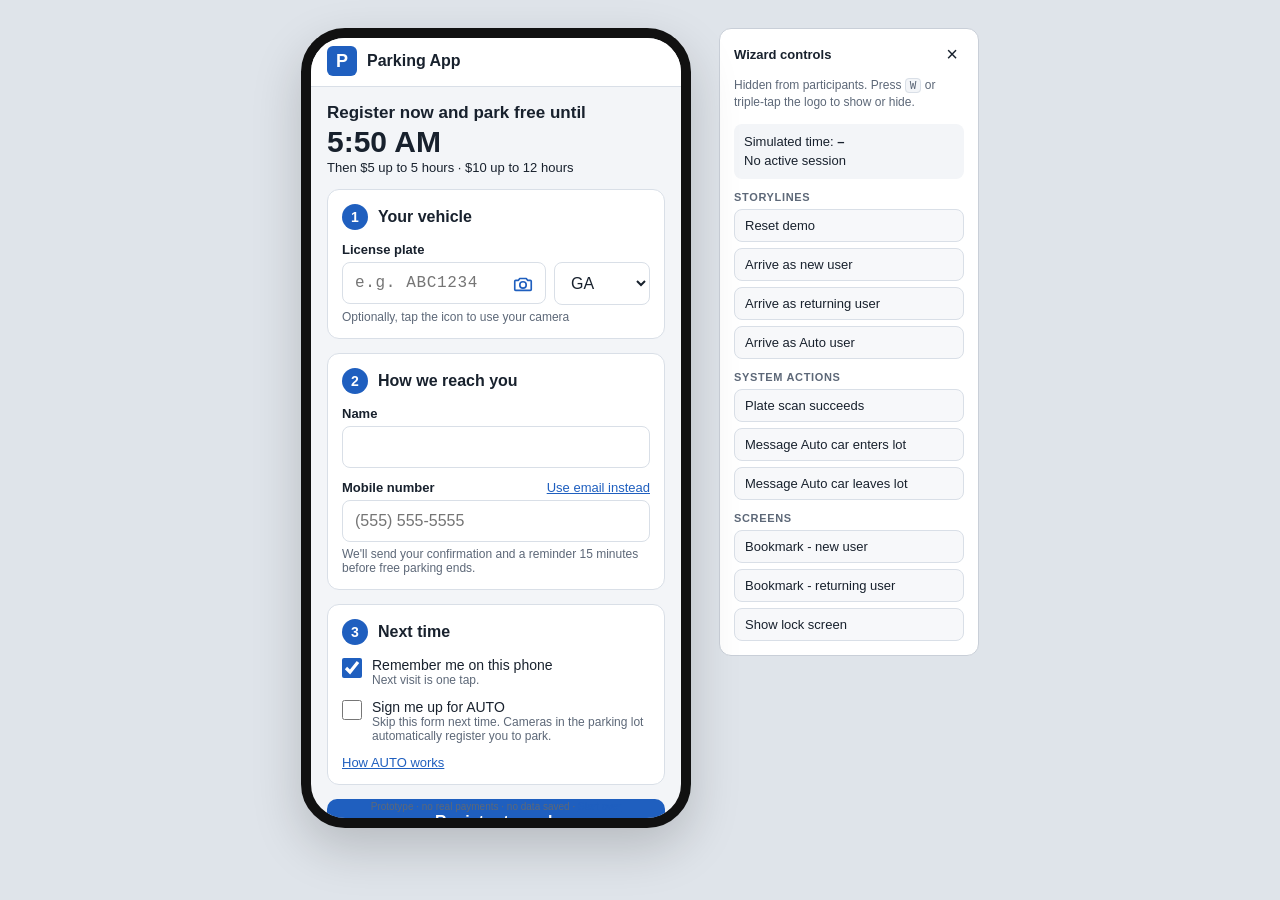
<file: index.html>
<!doctype html>
<html lang="en">
<head>
<meta charset="utf-8">
<meta name="viewport" content="width=device-width, initial-scale=1, viewport-fit=cover">
<title>Parking App Prototype</title>
<meta name="robots" content="noindex">
<link rel="stylesheet" href="styles.css?v=202611061628">
</head>
<body>
<div class="stage">
  <div class="phone" id="phone">
    <div class="notif" id="notif" role="button" tabindex="0" aria-label="Open text message" hidden>
      <div class="notif-icon" aria-hidden="true">
        <svg viewBox="0 0 24 24" width="24" height="24"><path fill="#fff" d="M12 3.5c-5 0-9 3.3-9 7.4 0 2.3 1.3 4.4 3.3 5.8-.2 1.3-.8 2.5-1.8 3.4 1.9 0 3.6-.7 4.8-1.8.9.2 1.8.3 2.7.3 5 0 9-3.3 9-7.4S17 3.5 12 3.5z"/></svg>
      </div>
      <div class="notif-body">
        <div class="notif-top"><strong>Parking App</strong><span>now</span></div>
        <div class="notif-text" id="notifText"></div>
      </div>
    </div>
    <div class="scroller" id="scroller">
    <header class="topbar">
      <button class="brand" id="brand" type="button" aria-label="Parking App home">
        <span class="psign">P</span><span class="brand-name">Parking App</span>
      </button>
    </header>
    <main class="screen" id="screen" tabindex="-1"></main>
    </div>
    <div class="proto-tag">Prototype · no real payments · no data saved · <button type="button" class="restart" data-wiz="reset">Start over</button></div>
  </div>

  <aside class="wizard" id="wizard" aria-label="Wizard controls">
    <div class="wiz-head">
      <strong>Wizard controls</strong>
      <button type="button" class="wiz-close" data-wiz="hide" aria-label="Hide wizard">×</button>
    </div>
    <p class="wiz-note">Hidden from participants. Press <kbd>W</kbd> or triple-tap the logo to show or hide.</p>
    <div class="wiz-clock">Simulated time: <b id="wizTime">–</b><br><span id="wizSession">No active session</span></div>

    <div class="wiz-group"><span>Storylines</span>
      <button type="button" data-wiz="reset">Reset demo</button>
      <button type="button" data-wiz="arriveNew">Arrive as new user</button>
      <button type="button" data-wiz="returning">Arrive as returning user</button>
      <button type="button" data-wiz="lock">Arrive as Auto user</button>
    </div>
    <div class="wiz-group"><span>System Actions</span>
      <button type="button" data-wiz="scan">Plate scan succeeds</button>
      <button type="button" data-wiz="msgEnter">Message Auto car enters lot</button>
      <button type="button" data-wiz="msgLeave">Message Auto car leaves lot</button>
    </div>
    <div class="wiz-group"><span>Screens</span>
      <button type="button" data-wiz="bmNew">Bookmark - new user</button>
      <button type="button" data-wiz="bmReturning">Bookmark - returning user</button>
      <button type="button" data-wiz="lockScreen">Show lock screen</button>
    </div>
  </aside>
</div>
<script src="app.js?v=202611061628"></script>
</body>
</html>
</file>
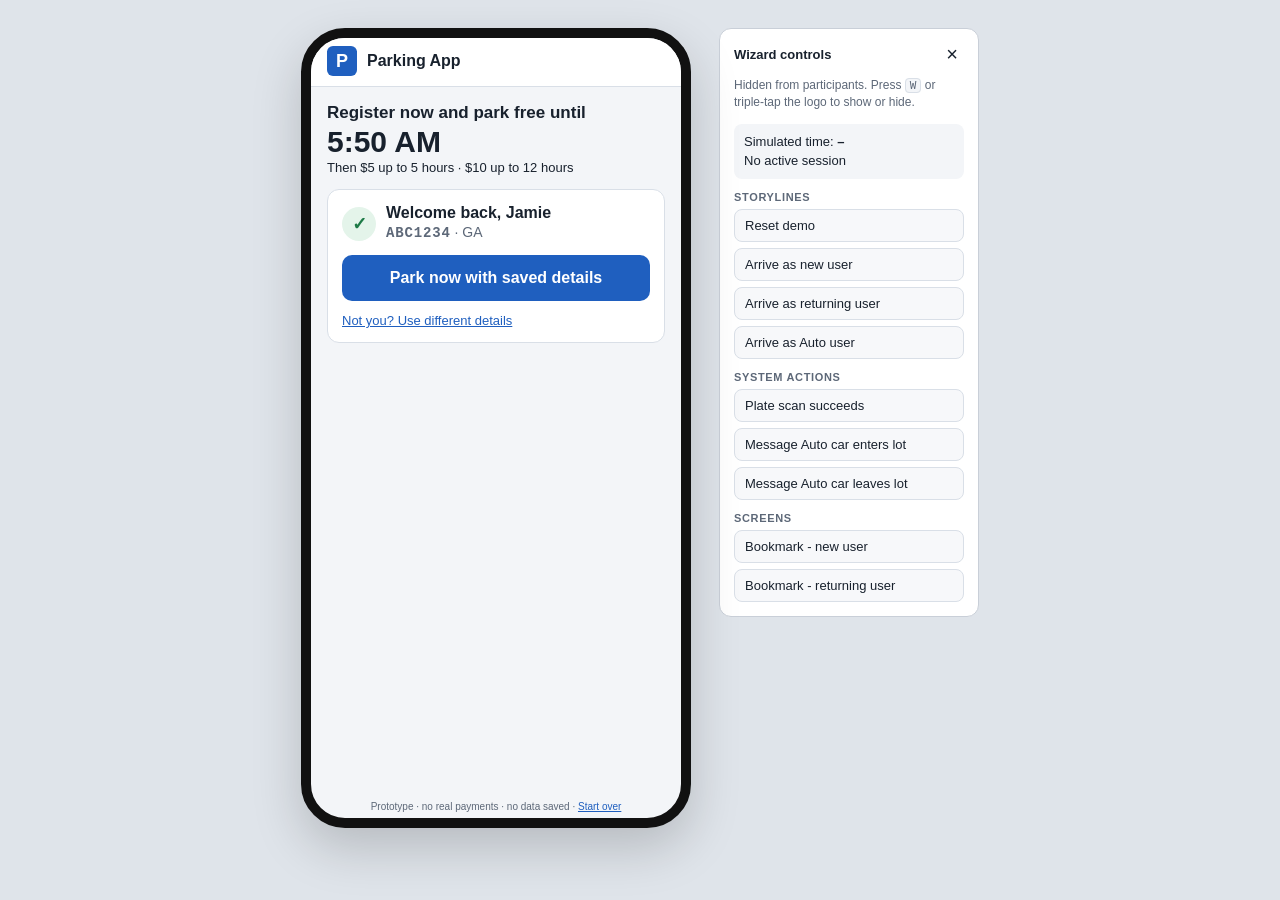
<file: returning.html>
<!doctype html>
<html lang="en">
<head>
<meta charset="utf-8">
<meta name="viewport" content="width=device-width, initial-scale=1, viewport-fit=cover">
<title>Parking App Prototype</title>
<meta name="robots" content="noindex">
<link rel="stylesheet" href="styles.css?v=202611061554">
</head>
<body data-start="returning">
<div class="stage">
  <div class="phone" id="phone">
    <div class="notif" id="notif" role="button" tabindex="0" aria-label="Open text message" hidden>
      <div class="notif-icon" aria-hidden="true">
        <svg viewBox="0 0 24 24" width="24" height="24"><path fill="#fff" d="M12 3.5c-5 0-9 3.3-9 7.4 0 2.3 1.3 4.4 3.3 5.8-.2 1.3-.8 2.5-1.8 3.4 1.9 0 3.6-.7 4.8-1.8.9.2 1.8.3 2.7.3 5 0 9-3.3 9-7.4S17 3.5 12 3.5z"/></svg>
      </div>
      <div class="notif-body">
        <div class="notif-top"><strong>Parking App</strong><span>now</span></div>
        <div class="notif-text" id="notifText"></div>
      </div>
    </div>
    <div class="scroller" id="scroller">
    <header class="topbar">
      <button class="brand" id="brand" type="button" aria-label="Parking App home">
        <span class="psign">P</span><span class="brand-name">Parking App</span>
      </button>
    </header>
    <main class="screen" id="screen" tabindex="-1"></main>
    </div>
    <div class="proto-tag">Prototype · no real payments · no data saved · <button type="button" class="restart" data-wiz="reset">Start over</button></div>
  </div>

  <aside class="wizard" id="wizard" aria-label="Wizard controls">
    <div class="wiz-head">
      <strong>Wizard controls</strong>
      <button type="button" class="wiz-close" data-wiz="hide" aria-label="Hide wizard">×</button>
    </div>
    <p class="wiz-note">Hidden from participants. Press <kbd>W</kbd> or triple-tap the logo to show or hide.</p>
    <div class="wiz-clock">Simulated time: <b id="wizTime">–</b><br><span id="wizSession">No active session</span></div>

    <div class="wiz-group"><span>Storylines</span>
      <button type="button" data-wiz="reset">Reset demo</button>
      <button type="button" data-wiz="arriveNew">Arrive as new user</button>
      <button type="button" data-wiz="returning">Arrive as returning user</button>
      <button type="button" data-wiz="lock">Arrive as Auto user</button>
    </div>
    <div class="wiz-group"><span>System Actions</span>
      <button type="button" data-wiz="scan">Plate scan succeeds</button>
      <button type="button" data-wiz="msgEnter">Message Auto car enters lot</button>
      <button type="button" data-wiz="msgLeave">Message Auto car leaves lot</button>
    </div>
    <div class="wiz-group"><span>Screens</span>
      <button type="button" data-wiz="bmNew">Bookmark - new user</button>
      <button type="button" data-wiz="bmReturning">Bookmark - returning user</button>
    </div>
  </aside>
</div>
<script src="app.js?v=202611061554"></script>
</body>
</html>
</file>
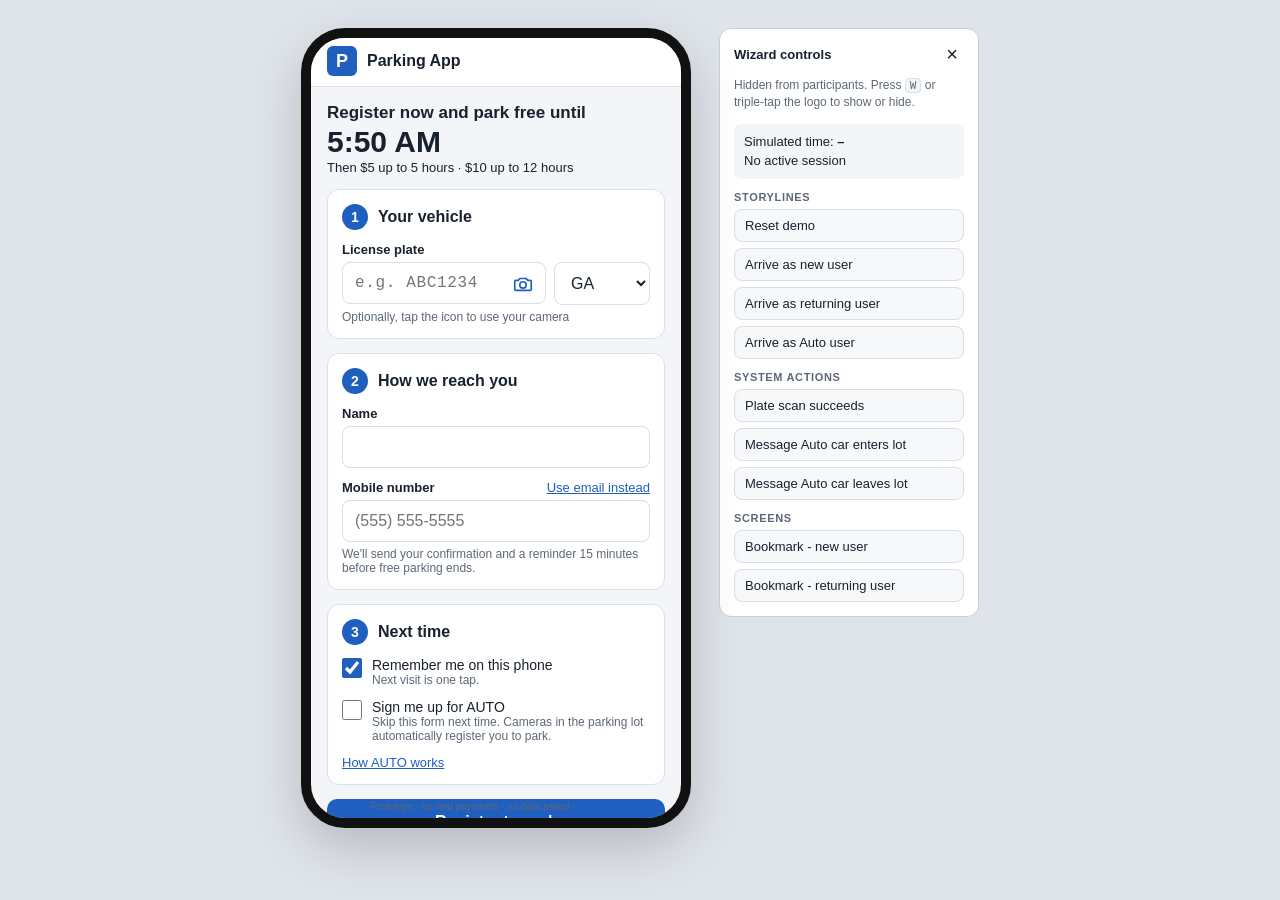
<file: wizard.html>
<!doctype html>
<html lang="en">
<head>
<meta charset="utf-8">
<meta name="viewport" content="width=device-width, initial-scale=1, viewport-fit=cover">
<title>Parking App Prototype</title>
<meta name="robots" content="noindex">
<link rel="stylesheet" href="styles.css?v=202611061009">
</head>
<body>
<div class="stage">
  <div class="phone" id="phone">
    <div class="notif" id="notif" role="button" tabindex="0" aria-label="Open text message" hidden>
      <div class="notif-icon" aria-hidden="true">
        <svg viewBox="0 0 24 24" width="24" height="24"><path fill="#fff" d="M12 3.5c-5 0-9 3.3-9 7.4 0 2.3 1.3 4.4 3.3 5.8-.2 1.3-.8 2.5-1.8 3.4 1.9 0 3.6-.7 4.8-1.8.9.2 1.8.3 2.7.3 5 0 9-3.3 9-7.4S17 3.5 12 3.5z"/></svg>
      </div>
      <div class="notif-body">
        <div class="notif-top"><strong>Parking App</strong><span>now</span></div>
        <div class="notif-text" id="notifText"></div>
      </div>
    </div>
    <div class="scroller" id="scroller">
    <header class="topbar">
      <button class="brand" id="brand" type="button" aria-label="Parking App home">
        <span class="psign">P</span><span class="brand-name">Parking App</span>
      </button>
    </header>
    <main class="screen" id="screen" tabindex="-1"></main>
    </div>
    <div class="proto-tag">Prototype · no real payments · no data saved · <button type="button" class="restart" data-wiz="reset">Start over</button></div>
  </div>

  <aside class="wizard" id="wizard" aria-label="Wizard controls">
    <div class="wiz-head">
      <strong>Wizard controls</strong>
      <button type="button" class="wiz-close" data-wiz="hide" aria-label="Hide wizard">×</button>
    </div>
    <p class="wiz-note">Hidden from participants. Press <kbd>W</kbd> or triple-tap the logo to show or hide.</p>
    <div class="wiz-clock">Simulated time: <b id="wizTime">–</b><br><span id="wizSession">No active session</span></div>

    <div class="wiz-group"><span>Storylines</span>
      <button type="button" data-wiz="reset">Reset demo</button>
      <button type="button" data-wiz="arriveNew">Arrive as new user</button>
      <button type="button" data-wiz="returning">Arrive as returning user</button>
      <button type="button" data-wiz="lock">Arrive as Auto user</button>
    </div>
    <div class="wiz-group"><span>System Actions</span>
      <button type="button" data-wiz="scan">Plate scan succeeds</button>
      <button type="button" data-wiz="msgEnter">Message Auto car enters lot</button>
      <button type="button" data-wiz="msgLeave">Message Auto car leaves lot</button>
    </div>
    <div class="wiz-group"><span>Screens</span>
      <button type="button" data-wiz="bmNew">Bookmark - new user</button>
      <button type="button" data-wiz="bmReturning">Bookmark - returning user</button>
    </div>
  </aside>
</div>
<script src="app.js?v=202611061009"></script>
</body>
</html>
</file>
<file: styles.css>
:root {
  --blue: #1f5fbf;
  --blue-dark: #174a96;
  --blue-soft: #e8f0fc;
  --ink: #18212d;
  --muted: #5d6878;
  --line: #d9dfe7;
  --bg: #f3f5f8;
  --card: #ffffff;
  --ok: #1d7a46;
  --ok-soft: #e4f4ea;
  --warn: #9a5b00;
  --warn-soft: #fff3dc;
  --danger: #b3261e;
  --stage: #dfe4ea;
  --font: -apple-system, BlinkMacSystemFont, "Segoe UI", Roboto, Helvetica, Arial, sans-serif;
}
* { box-sizing: border-box; }
html, body { margin: 0; height: 100%; }
body { font-family: var(--font); color: var(--ink); background: var(--stage); -webkit-font-smoothing: antialiased; }
button, input, select { font: inherit; color: inherit; }
[hidden] { display: none !important; }

.stage { min-height: 100%; display: flex; justify-content: center; align-items: flex-start; gap: 28px; padding: 28px 16px; }

/* Phone frame on wide screens, full screen on phones */
.phone {
  position: relative; width: 390px; height: 800px; background: var(--bg);
  border-radius: 44px; border: 10px solid #111; overflow: hidden;
  display: flex; flex-direction: column; box-shadow: 0 20px 50px rgba(0,0,0,.18);
}
@media (max-width: 760px) {
  .stage { padding: 0; display: block; }
  .phone { width: 100%; height: 100dvh; border: 0; border-radius: 0; box-shadow: none; }
  .wizard { position: fixed; left: 0; right: 0; bottom: 0; z-index: 50; max-height: 70dvh; overflow: auto; border-radius: 16px 16px 0 0; width: auto !important; }
  .wizard:not(.open) { display: none; }
  .statusbar { padding-top: max(10px, env(safe-area-inset-top)); }
}

.statusbar { display: flex; justify-content: space-between; padding: 12px 26px 4px; font-size: 13px; font-weight: 600; }
.topbar { display: flex; align-items: center; justify-content: space-between; padding: 8px 16px 10px; background: var(--card); border-bottom: 1px solid var(--line); }
.brand { display: flex; align-items: center; gap: 10px; background: none; border: 0; padding: 0; cursor: pointer; }
.psign { width: 30px; height: 30px; border-radius: 6px; background: var(--blue); color: #fff; font-weight: 800; display: grid; place-items: center; font-size: 18px; }
.brand-name { font-weight: 700; font-size: 16px; }
.msgbtn { position: relative; background: var(--bg); border: 1px solid var(--line); border-radius: 999px; padding: 5px 12px; font-size: 13px; cursor: pointer; }
.badge { position: absolute; top: -6px; right: -6px; background: var(--danger); color: #fff; border-radius: 999px; font-size: 11px; min-width: 18px; height: 18px; display: grid; place-items: center; padding: 0 5px; }

.scroller { flex: 1; overflow-y: auto; }
.screen { padding: 16px 16px 52px; display: flex; flex-direction: column; gap: 14px; outline: none; }
.proto-tag { position: absolute; bottom: 6px; left: 0; right: 0; text-align: center; font-size: 10px; color: var(--muted); pointer-events: none; }

h1 { font-size: 22px; margin: 2px 0 0; line-height: 1.2; }
h2 { font-size: 16px; margin: 0; }
p { margin: 0; line-height: 1.45; }
.sub { color: var(--muted); font-size: 14px; }

.card { background: var(--card); border: 1px solid var(--line); border-radius: 12px; padding: 14px; display: flex; flex-direction: column; gap: 12px; }

/* Free-until banner */
.free { background: var(--blue-soft); border: 1px solid #c4d6f3; border-radius: 12px; padding: 12px 14px; display: flex; flex-direction: column; gap: 2px; }
.free .lbl { font-size: 12px; color: var(--blue-dark); font-weight: 600; text-transform: uppercase; letter-spacing: .04em; }
.free .time { font-size: 30px; font-weight: 800; color: var(--blue-dark); line-height: 1.1; }
.free .rates { font-size: 13px; color: var(--blue-dark); }
.free.big .time { font-size: 44px; }
.free.over { background: var(--warn-soft); border-color: #f0d39b; }
.free.over .lbl, .free.over .time, .free.over .rates { color: var(--warn); }
.bar { height: 6px; background: #c9d8f1; border-radius: 3px; overflow: hidden; margin-top: 6px; }
.bar span { display: block; height: 100%; background: var(--blue); }
.free.over .bar { background: #f0d39b; } .free.over .bar span { background: var(--warn); }

/* Numbered steps (from Design B) */
.step-head { display: flex; align-items: center; gap: 10px; }
.num { width: 26px; height: 26px; border-radius: 50%; background: var(--blue); color: #fff; font-size: 14px; font-weight: 700; display: grid; place-items: center; flex: none; }

.field { display: flex; flex-direction: column; gap: 5px; }
.field label { font-size: 13px; font-weight: 600; }
.row { display: grid; grid-template-columns: 1fr 96px; gap: 8px; }
input[type=text], input[type=tel], input[type=email], select {
  width: 100%; padding: 11px 12px; border: 1px solid var(--line); border-radius: 8px; background: #fff; font-size: 16px;
}
input:focus, select:focus, button:focus-visible { outline: 2px solid var(--blue); outline-offset: 1px; }
input.bad { border-color: var(--danger); }
.err { color: var(--danger); font-size: 12px; }
.hint { font-size: 12px; color: var(--muted); }
.label-row { display: flex; justify-content: space-between; align-items: baseline; gap: 8px; }
.label-row .link { align-self: auto; }
.link { background: none; border: 0; padding: 0; color: var(--blue); font-size: 13px; text-decoration: underline; cursor: pointer; align-self: flex-start; }

.check { display: flex; gap: 10px; align-items: flex-start; font-size: 14px; }
.check input { width: 20px; height: 20px; margin: 1px 0 0; accent-color: var(--blue); flex: none; }
.check small { display: block; color: var(--muted); font-size: 12px; }

.btn { width: 100%; border: 0; border-radius: 10px; padding: 14px; font-size: 16px; font-weight: 700; cursor: pointer; background: var(--blue); color: #fff; }
.btn:active { background: var(--blue-dark); }
.btn.secondary { background: #fff; color: var(--blue); border: 1px solid var(--blue); }
.btn.ghost { background: transparent; color: var(--muted); border: 1px solid var(--line); font-weight: 600; }
.btn.danger { background: var(--danger); }
.btn[disabled] { opacity: .6; cursor: wait; }
.btns { display: flex; flex-direction: column; gap: 8px; }

.note { font-size: 13px; background: #fff; border: 1px dashed var(--line); border-radius: 10px; padding: 10px 12px; color: var(--muted); }
.ok-head { display: flex; align-items: center; gap: 10px; }
.ok-dot { width: 34px; height: 34px; border-radius: 50%; background: var(--ok-soft); color: var(--ok); display: grid; place-items: center; font-weight: 800; font-size: 18px; flex: none; }
.warn-dot { background: var(--warn-soft); color: var(--warn); }

dl.details { margin: 0; display: grid; grid-template-columns: auto 1fr; gap: 8px 12px; font-size: 14px; }
dl.details dt { color: var(--muted); }
dl.details dd { margin: 0; text-align: right; font-weight: 600; }
.plate { font-family: ui-monospace, Menlo, monospace; letter-spacing: .06em; }

.confirm { border: 1px solid #f1c3bf; background: #fdf1f0; border-radius: 10px; padding: 12px; display: flex; flex-direction: column; gap: 8px; }

ol.steps { margin: 0; padding: 0; list-style: none; display: flex; flex-direction: column; gap: 12px; }
ol.steps li { display: flex; gap: 12px; align-items: flex-start; }

.msg-list { display: flex; flex-direction: column; gap: 10px; }
.bubble { background: #e9e9eb; border-radius: 16px 16px 16px 4px; padding: 10px 12px; font-size: 14px; max-width: 88%; }
.bubble time { display: block; font-size: 11px; color: var(--muted); margin-top: 4px; }

.toast { position: absolute; left: 16px; right: 16px; bottom: 26px; background: #222; color: #fff; border-radius: 10px; padding: 10px 14px; font-size: 14px; text-align: center; z-index: 20; }

/* iOS-style banner notification */
.notif {
  position: absolute; top: 44px; left: 8px; right: 8px; z-index: 30;
  display: flex; gap: 10px; align-items: flex-start;
  padding: 11px 14px 12px 11px; border-radius: 22px; cursor: pointer;
  background: rgba(245,245,247,.82);
  -webkit-backdrop-filter: blur(24px) saturate(180%); backdrop-filter: blur(24px) saturate(180%);
  box-shadow: 0 6px 24px rgba(0,0,0,.16), 0 0 0 .5px rgba(0,0,0,.06);
  font-family: -apple-system, "SF Pro Text", BlinkMacSystemFont, "Helvetica Neue", Arial, sans-serif;
  animation: drop .4s cubic-bezier(.2,.9,.3,1.2);
}
.notif-icon { width: 38px; height: 38px; border-radius: 9px; flex: none; display: grid; place-items: center; background: linear-gradient(180deg, #67f27d 0%, #20c43b 100%); }
.notif-body { flex: 1; min-width: 0; }
.notif-top { display: flex; justify-content: space-between; align-items: baseline; gap: 8px; }
.notif-top strong { font-size: 15px; font-weight: 600; color: #000; }
.notif-top span { font-size: 13px; color: rgba(60,60,67,.6); }
.notif-text { font-size: 15px; line-height: 1.3; color: #000; margin-top: 1px; display: -webkit-box; -webkit-line-clamp: 4; -webkit-box-orient: vertical; overflow: hidden; }
@keyframes drop { from { transform: translateY(-120%); } to { transform: none; } }

/* Messages app (shown when a notification is tapped) */
.phone.msg-app { background: #fff; }
.phone.msg-app .topbar, .phone.msg-app .proto-tag { display: none; }
.phone.msg-app .screen { padding: 0; gap: 0; min-height: 100%; font-family: -apple-system, "SF Pro Text", BlinkMacSystemFont, "Helvetica Neue", Arial, sans-serif; }
.ios-head { position: relative; display: flex; flex-direction: column; align-items: center; gap: 4px; padding: 6px 16px 10px; border-bottom: .5px solid #d1d1d6; background: rgba(249,249,249,.94); }
.ios-back { position: absolute; left: 6px; top: 14px; background: none; border: 0; color: #007aff; font-size: 17px; cursor: pointer; display: flex; align-items: center; gap: 2px; padding: 4px 8px; }
.ios-back b { font-size: 26px; font-weight: 400; line-height: 0; margin-top: -3px; }
.ios-avatar { width: 50px; height: 50px; border-radius: 50%; background: linear-gradient(180deg, #a5abb8, #858b98); color: #fff; display: grid; place-items: center; font-weight: 600; font-size: 20px; }
.ios-name { font-size: 12px; color: #000; }
.ios-thread { flex: 1; display: flex; flex-direction: column; gap: 6px; padding: 14px 12px 12px; }
.ios-stamp { text-align: center; font-size: 11px; color: #8e8e93; margin: 8px 0 4px; }
.ios-stamp b { font-weight: 600; }
.ios-bubble { align-self: flex-start; max-width: 78%; background: #e9e9eb; color: #000; font-size: 16px; line-height: 1.3; padding: 8px 12px; border-radius: 18px; position: relative; }
.ios-bubble.tail::before { content: ""; position: absolute; left: -6px; bottom: 0; width: 16px; height: 16px; background: #e9e9eb; border-bottom-right-radius: 14px; }
.ios-bubble.tail::after { content: ""; position: absolute; left: -10px; bottom: 0; width: 10px; height: 16px; background: #fff; border-bottom-right-radius: 10px; }
.ios-empty { text-align: center; color: #8e8e93; font-size: 14px; margin-top: 40px; }
.ios-input { display: flex; align-items: center; gap: 8px; padding: 8px 12px 20px; border-top: .5px solid #e5e5ea; }
.ios-input span { flex: 1; border: 1px solid #d1d1d6; border-radius: 18px; padding: 7px 14px; color: #c7c7cc; font-size: 16px; }

/* Camera icon inside the plate field */
.plate-wrap { position: relative; }
.plate-wrap input { padding-right: 46px; }
.cam-btn { position: absolute; right: 4px; top: 50%; transform: translateY(-50%); width: 38px; height: 38px; border: 0; border-radius: 8px; background: transparent; color: var(--blue); display: grid; place-items: center; cursor: pointer; }
.cam-btn:hover { background: var(--blue-soft); }
.cam-btn.scanning { animation: pulse 1s ease-in-out infinite; }
@keyframes pulse { 50% { opacity: .35; } }
@media (prefers-reduced-motion: reduce) { .cam-btn.scanning { animation: none; } }
@media (prefers-reduced-motion: reduce) { .notif { animation: none; } }

/* Wizard panel */
.wizard { width: 260px; background: #fff; border: 1px solid #c9cfd8; border-radius: 12px; padding: 14px; display: flex; flex-direction: column; gap: 12px; font-size: 13px; }
.wizard.hidden-desktop { display: none; }
.wiz-head { display: flex; justify-content: space-between; align-items: center; }
.wiz-close { background: none; border: 0; font-size: 20px; cursor: pointer; line-height: 1; }
.wiz-note { color: var(--muted); font-size: 12px; margin: 0; }
.wiz-clock { background: var(--bg); border-radius: 8px; padding: 8px 10px; line-height: 1.5; }
.wiz-group { display: flex; flex-direction: column; gap: 6px; }
.wiz-group > span { font-size: 11px; text-transform: uppercase; letter-spacing: .06em; color: var(--muted); font-weight: 600; }
.wiz-group button { text-align: left; background: #f7f8fa; border: 1px solid var(--line); border-radius: 8px; padding: 8px 10px; cursor: pointer; }
.wiz-group button:hover { border-color: var(--blue); }
.wiz-check { display: flex; gap: 8px; align-items: center; }
kbd { background: var(--bg); border: 1px solid var(--line); border-radius: 4px; padding: 0 4px; font-size: 11px; }

/* iOS Safari "Add Bookmark" sheet (demo) */
.phone.sheet-app, .phone.sheet-app .screen { background: #f2f2f7; }
.ios-nav { display: grid; grid-template-columns: 1fr auto 1fr; align-items: center; padding: 14px 16px 10px; font-size: 17px; }
.ios-nav strong { font-weight: 600; }
.ios-link { background: none; border: 0; color: #007aff; font-size: 17px; cursor: pointer; padding: 4px 0; justify-self: start; }
.ios-link.b { font-weight: 600; justify-self: end; }
.ios-group { margin: 10px 16px 0; background: #fff; border-radius: 10px; overflow: hidden; }
.ios-cell { display: flex; align-items: center; gap: 12px; padding: 11px 16px; font-size: 17px; }
.ios-cell.bm { align-items: flex-start; padding: 12px 16px; }
.bm-icon { width: 60px; height: 60px; border-radius: 12px; background: var(--blue); color: #fff; font-weight: 800; font-size: 32px; display: grid; place-items: center; flex: none; }
.bm-fields { flex: 1; min-width: 0; display: flex; flex-direction: column; }
.bm-fields input { border: 0; border-bottom: .5px solid #c6c6c8; border-radius: 0; padding: 6px 0 9px; font-size: 17px; background: transparent; }
.bm-fields input:focus { outline: none; border-bottom-color: #007aff; }
.bm-url { font-size: 17px; color: #8e8e93; padding-top: 9px; overflow: hidden; text-overflow: ellipsis; white-space: nowrap; }
.ios-label { margin: 26px 32px 0; font-size: 13px; color: #6d6d72; letter-spacing: .02em; }
.bm-star { color: #007aff; font-size: 20px; }
.bm-loc { flex: 1; }
.bm-chev { color: #c7c7cc; font-size: 22px; }
.ios-foot { margin: 10px 32px 0; font-size: 13px; color: #6d6d72; line-height: 1.4; }

/* iPhone lock screen (wizard setup) */
.phone.lock-app { background: linear-gradient(165deg, #2b3d6b 0%, #5a3f7a 55%, #b0577a 100%); }
.phone.lock-app .topbar, .phone.lock-app .proto-tag { display: none; }
.phone.lock-app .statusbar { color: #fff; }
.phone.lock-app .scroller, .phone.lock-app .screen { background: transparent; }
.phone.lock-app .screen { padding: 0; min-height: 100%; }
.lock { min-height: 100%; display: flex; flex-direction: column; color: #fff; font-family: -apple-system, "SF Pro Display", BlinkMacSystemFont, "Helvetica Neue", Arial, sans-serif; }
.lock-top { display: flex; flex-direction: column; align-items: center; padding-top: 8px; }
.lock-padlock { opacity: .9; margin-bottom: 6px; }
.lock-date { font-size: 19px; font-weight: 500; opacity: .92; }
.lock-time { font-size: 92px; font-weight: 600; line-height: 1; letter-spacing: -2px; margin-top: 2px; }
.lock-notifs { flex: 1; display: flex; flex-direction: column; justify-content: flex-end; gap: 8px; padding: 16px 8px; }
.lock-notif {
  display: flex; gap: 10px; align-items: flex-start; padding: 11px 14px 12px 11px; border-radius: 22px; cursor: pointer;
  background: rgba(245,245,247,.72); -webkit-backdrop-filter: blur(24px) saturate(180%); backdrop-filter: blur(24px) saturate(180%);
  color: #000; animation: rise .45s cubic-bezier(.2,.9,.3,1.1);
}
@keyframes rise { from { transform: translateY(30px); opacity: 0; } to { transform: none; opacity: 1; } }
@media (prefers-reduced-motion: reduce) { .lock-notif { animation: none; } }
.lock-bottom { display: flex; justify-content: space-between; padding: 0 44px 22px; }
.lock-btn { width: 50px; height: 50px; border-radius: 50%; background: rgba(0,0,0,.28); display: grid; place-items: center; }
.home-bar { width: 134px; height: 5px; border-radius: 3px; background: #fff; margin: 0 auto 8px; }
.phone.lock-app .scroller { display: flex; flex-direction: column; }
.phone.lock-app .screen { flex: 1; display: flex; }
.phone.lock-app .lock { flex: 1; }
.phone.lock-app #sbTime { visibility: hidden; }

/* Safari Bookmarks list (demo) */
.ios-seg { display: grid; grid-template-columns: repeat(3, 1fr); margin: 2px 16px 10px; background: #e3e3e8; border-radius: 9px; padding: 2px; }
.ios-seg span { display: grid; place-items: center; height: 30px; border-radius: 7px; color: #3c3c43; }
.ios-seg span.on { background: #fff; box-shadow: 0 1px 3px rgba(0,0,0,.12); color: #007aff; }
.ios-search { display: flex; align-items: center; gap: 6px; margin: 0 16px; padding: 8px 10px; background: #e3e3e8; border-radius: 10px; color: #8e8e93; font-size: 17px; }
.bm-list .ios-cell + .ios-cell { border-top: .5px solid #c6c6c8; margin-left: 0; }
.bm-row { width: 100%; background: #fff; border: 0; text-align: left; cursor: pointer; font: inherit; color: #000; }
.bm-row:active { background: #e5e5ea; }
.bm-text { display: flex; flex-direction: column; min-width: 0; }
.bm-title { font-size: 17px; }
.bm-sub { font-size: 13px; color: #8e8e93; overflow: hidden; text-overflow: ellipsis; white-space: nowrap; }

/* Registration screen: no status bar, plain black free-until heading */
.phone.reg-screen .statusbar { display: none; }
.free.reg { background: none; border: 0; padding: 0; border-radius: 0; }
.free.reg .lbl { text-transform: none; letter-spacing: 0; font-size: 17px; font-weight: 600; color: var(--ink); white-space: nowrap; }
.free.reg .time { color: var(--ink); }
.free.reg .rates { color: var(--ink); }
/* On a real phone, keep the header clear of the notch when the status bar is hidden */
@media (max-width: 760px) { .phone.reg-screen .topbar { padding-top: max(8px, env(safe-area-inset-top)); } }
.proto-tag .restart { pointer-events: auto; background: none; border: 0; padding: 0; font: inherit; color: var(--blue); text-decoration: underline; cursor: pointer; }

/* License plates in Courier New: the entry field and the plate shown after registering */
#plate, .plate { font-family: "Courier New", Courier, monospace; }
#plate { font-weight: 700; letter-spacing: .08em; }
#plate::placeholder { font-weight: 400; letter-spacing: .04em; }
.plate { font-weight: 700; letter-spacing: .06em; }
</file>
